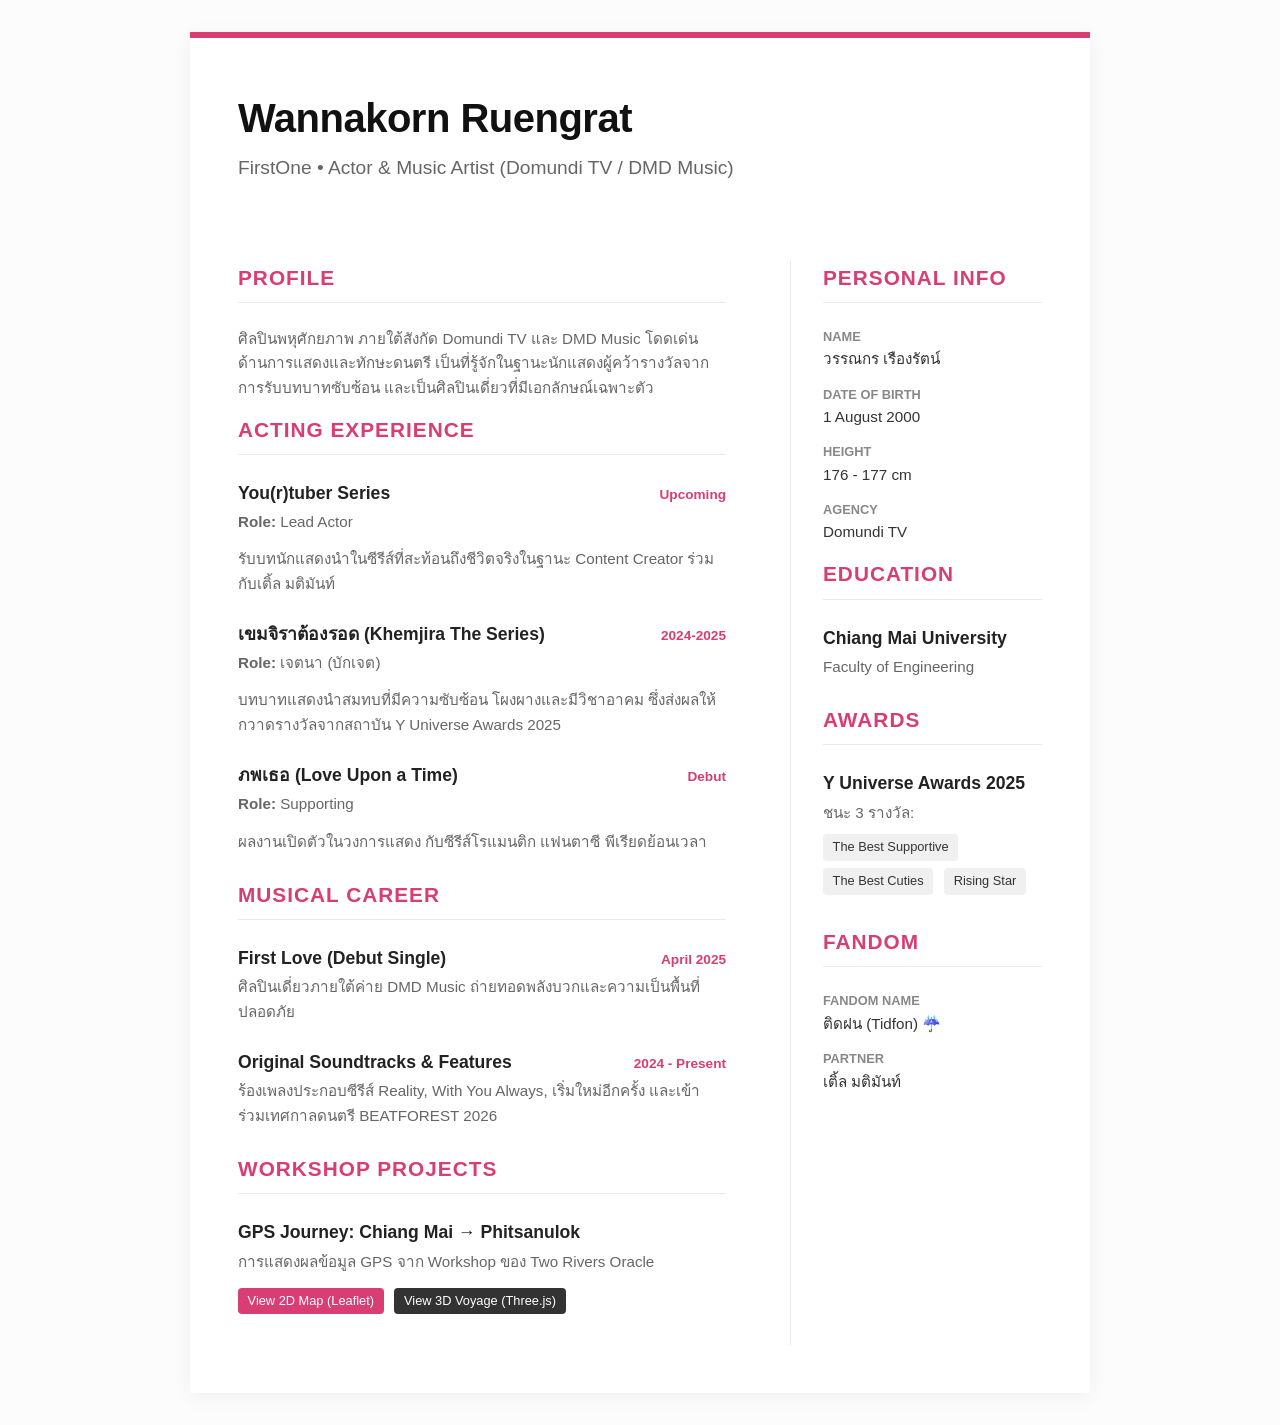
<file: firstone-cv-main/index.html>
<!DOCTYPE html>
<html lang="th">

<head>
    <meta charset="UTF-8">
    <meta name="viewport" content="width=device-width, initial-scale=1.0">
    <title>FirstOne - Wannakorn Ruengrat | CV</title>
    <style>
        :root {
            --primary: #d83d73;
            --text-main: #333;
            --text-light: #666;
            --bg-color: #fcfcfc;
            --border: #eaeaea;
        }

        * {
            margin: 0;
            padding: 0;
            box-sizing: border-box;
        }

        body {
            font-family: 'Helvetica Neue', Arial, sans-serif;
            line-height: 1.6;
            color: var(--text-main);
            background-color: var(--bg-color);
            padding: 2rem;
        }

        .cv-container {
            max-width: 900px;
            margin: 0 auto;
            background: #fff;
            padding: 3rem;
            box-shadow: 0 4px 20px rgba(0, 0, 0, 0.05);
            display: grid;
            grid-template-columns: 2fr 1fr;
            gap: 3rem;
            border-top: 6px solid var(--primary);
        }

        /* Typography */
        h1 {
            font-size: 2.5rem;
            margin-bottom: 0.2rem;
            color: #111;
            letter-spacing: -0.5px;
        }

        h2 {
            font-size: 1.3rem;
            color: var(--primary);
            margin-bottom: 1.5rem;
            text-transform: uppercase;
            letter-spacing: 1px;
            border-bottom: 1px solid var(--border);
            padding-bottom: 0.5rem;
        }

        h3 {
            font-size: 1.1rem;
            margin-bottom: 0.2rem;
            color: #222;
        }

        p {
            margin-bottom: 0.8rem;
            font-size: 0.95rem;
            color: var(--text-light);
        }

        /* Layout Sections */
        .main-col {
            padding-right: 1rem;
        }

        .side-col {
            border-left: 1px solid var(--border);
            padding-left: 2rem;
        }

        .header-section {
            grid-column: 1 / -1;
            margin-bottom: 1rem;
        }

        .subtitle {
            font-size: 1.2rem;
            color: var(--text-light);
            font-weight: 300;
        }

        /* Items */
        .cv-item {
            margin-bottom: 1.5rem;
        }

        .cv-item-title {
            display: flex;
            justify-content: space-between;
            align-items: baseline;
        }

        .date {
            font-size: 0.85rem;
            color: var(--primary);
            font-weight: 600;
        }

        .tag {
            display: inline-block;
            background: #f0f0f0;
            padding: 0.2rem 0.6rem;
            border-radius: 4px;
            font-size: 0.8rem;
            margin-right: 0.4rem;
            margin-bottom: 0.4rem;
        }

        .contact-list {
            list-style: none;
        }

        .contact-list li {
            margin-bottom: 0.8rem;
            font-size: 0.95rem;
        }

        .contact-list strong {
            display: block;
            font-size: 0.8rem;
            text-transform: uppercase;
            color: #888;
        }

        @media (max-width: 768px) {
            .cv-container {
                grid-template-columns: 1fr;
                padding: 1.5rem;
            }

            .side-col {
                border-left: none;
                padding-left: 0;
                border-top: 1px solid var(--border);
                padding-top: 2rem;
            }
        }
    </style>
</head>

<body>
    <div class="cv-container">
        <!-- Header -->
        <header class="header-section">
            <h1>Wannakorn Ruengrat</h1>
            <p class="subtitle">FirstOne • Actor & Music Artist (Domundi TV / DMD Music)</p>
        </header>

        <!-- Main Column -->
        <div class="main-col">
            <section class="section">
                <h2>Profile</h2>
                <p>ศิลปินพหุศักยภาพ ภายใต้สังกัด Domundi TV และ DMD Music โดดเด่นด้านการแสดงและทักษะดนตรี
                    เป็นที่รู้จักในฐานะนักแสดงผู้คว้ารางวัลจากการรับบทบาทซับซ้อน
                    และเป็นศิลปินเดี่ยวที่มีเอกลักษณ์เฉพาะตัว</p>
            </section>

            <section class="section">
                <h2>Acting Experience</h2>
                <div class="cv-item">
                    <div class="cv-item-title">
                        <h3>You(r)tuber Series</h3>
                        <span class="date">Upcoming</span>
                    </div>
                    <p><strong>Role:</strong> Lead Actor</p>
                    <p>รับบทนักแสดงนำในซีรีส์ที่สะท้อนถึงชีวิตจริงในฐานะ Content Creator ร่วมกับเติ้ล มติมันท์</p>
                </div>

                <div class="cv-item">
                    <div class="cv-item-title">
                        <h3>เขมจิราต้องรอด (Khemjira The Series)</h3>
                        <span class="date">2024-2025</span>
                    </div>
                    <p><strong>Role:</strong> เจตนา (บักเจต)</p>
                    <p>บทบาทแสดงนำสมทบที่มีความซับซ้อน โผงผางและมีวิชาอาคม ซึ่งส่งผลให้กวาดรางวัลจากสถาบัน Y Universe
                        Awards 2025</p>
                </div>

                <div class="cv-item">
                    <div class="cv-item-title">
                        <h3>ภพเธอ (Love Upon a Time)</h3>
                        <span class="date">Debut</span>
                    </div>
                    <p><strong>Role:</strong> Supporting</p>
                    <p>ผลงานเปิดตัวในวงการแสดง กับซีรีส์โรแมนติก แฟนตาซี พีเรียดย้อนเวลา</p>
                </div>
            </section>

            <section class="section">
                <h2>Musical Career</h2>
                <div class="cv-item">
                    <div class="cv-item-title">
                        <h3>First Love (Debut Single)</h3>
                        <span class="date">April 2025</span>
                    </div>
                    <p>ศิลปินเดี่ยวภายใต้ค่าย DMD Music ถ่ายทอดพลังบวกและความเป็นพื้นที่ปลอดภัย</p>
                </div>
                <div class="cv-item">
                    <div class="cv-item-title">
                        <h3>Original Soundtracks & Features</h3>
                        <span class="date">2024 - Present</span>
                    </div>
                    <p>ร้องเพลงประกอบซีรีส์ Reality, With You Always, เริ่มใหม่อีกครั้ง และเข้าร่วมเทศกาลดนตรี
                        BEATFOREST 2026</p>
            </section>

            <section class="section">
                <h2>Workshop Projects</h2>
                <div class="cv-item">
                    <div class="cv-item-title">
                        <h3>GPS Journey: Chiang Mai → Phitsanulok</h3>
                    </div>
                    <p>การแสดงผลข้อมูล GPS จาก Workshop ของ Two Rivers Oracle</p>
                    <div style="margin-top: 10px;">
                        <a href="travel-map.html" class="tag"
                            style="text-decoration: none; background: var(--primary); color: white;">View 2D Map
                            (Leaflet)</a>
                        <a href="travel-3d.html" class="tag"
                            style="text-decoration: none; background: #333; color: white;">View 3D Voyage (Three.js)</a>
                    </div>
                </div>
            </section>
        </div>

        <!-- Side Column -->
        <div class="side-col">
            <section class="section">
                <h2>Personal Info</h2>
                <ul class="contact-list">
                    <li>
                        <strong>Name</strong>
                        วรรณกร เรืองรัตน์
                    </li>
                    <li>
                        <strong>Date of Birth</strong>
                        1 August 2000
                    </li>
                    <li>
                        <strong>Height</strong>
                        176 - 177 cm
                    </li>
                    <li>
                        <strong>Agency</strong>
                        Domundi TV
                    </li>
                </ul>
            </section>

            <section class="section">
                <h2>Education</h2>
                <div class="cv-item">
                    <h3>Chiang Mai University</h3>
                    <p style="margin-bottom: 0;">Faculty of Engineering</p>
                </div>
            </section>

            <section class="section">
                <h2>Awards</h2>
                <div class="cv-item">
                    <h3>Y Universe Awards 2025</h3>
                    <p style="margin-bottom: 0.5rem">ชนะ 3 รางวัล:</p>
                    <div>
                        <span class="tag">The Best Supportive</span>
                        <span class="tag">The Best Cuties</span>
                        <span class="tag">Rising Star</span>
                    </div>
                </div>
            </section>

            <section class="section">
                <h2>Fandom</h2>
                <ul class="contact-list">
                    <li>
                        <strong>Fandom Name</strong>
                        ติดฝน (Tidfon) ☔️
                    </li>
                    <li>
                        <strong>Partner</strong>
                        เติ้ล มติมันท์
                    </li>
                </ul>
            </section>
        </div>
    </div>
</body>

</html>
</file>
